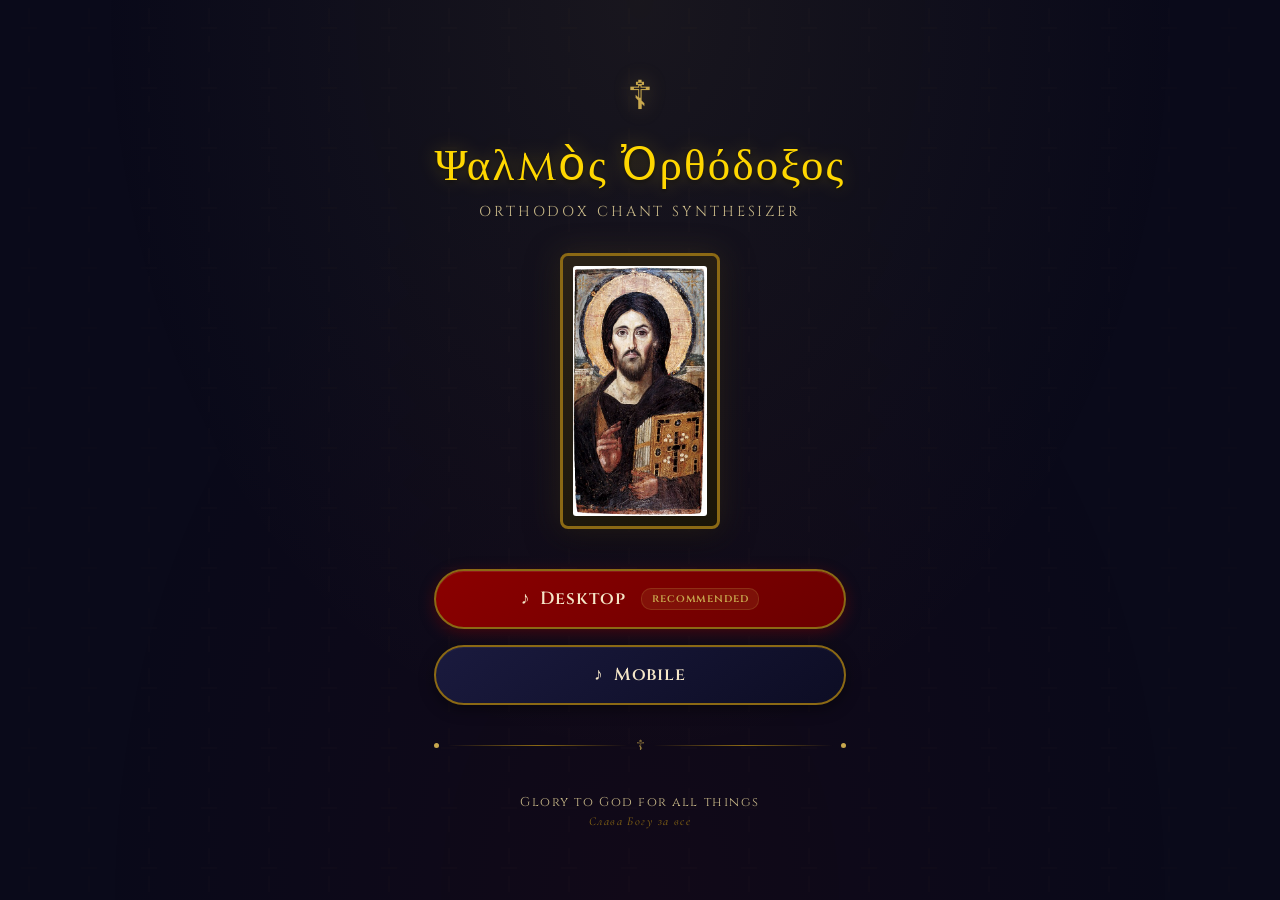
<file: index.html>
<!DOCTYPE html>
<html lang="en">
<head>
    <meta charset="UTF-8">
    <meta name="viewport" content="width=device-width, initial-scale=1.0">
    <title>Ψαλμὸς Ὀρθόδοξος — Orthodox Chant Synthesizer</title>
    <link rel="preconnect" href="https://fonts.googleapis.com">
    <link rel="preconnect" href="https://fonts.gstatic.com" crossorigin>
    <link href="https://fonts.googleapis.com/css2?family=Uncial+Antiqua&family=Cinzel:wght@400;600;700&family=Cormorant+Garamond:ital,wght@0,400;0,600;1,400&display=swap" rel="stylesheet">
    <style>
        :root {
            --gold: #c8a84e;
            --gold-bright: #ffd700;
            --gold-dark: #8b6914;
            --crimson: #8b0000;
            --parchment: #f5e6c8;
            --text-gold: #e8d5a0;
            --text-light: #c8b888;
            --bg-dark: #0a0a1a;
        }
        * { margin: 0; padding: 0; box-sizing: border-box; }
        body {
            font-family: 'Cormorant Garamond', Georgia, serif;
            background: var(--bg-dark);
            color: var(--text-gold);
            min-height: 100vh;
            display: flex;
            flex-direction: column;
            align-items: center;
            justify-content: center;
            text-align: center;
            padding: 2rem;
        }
        body::before {
            content: '';
            position: fixed;
            inset: 0;
            background:
                radial-gradient(ellipse at 50% 0%, rgba(200, 168, 78, 0.08) 0%, transparent 60%),
                radial-gradient(ellipse at 50% 100%, rgba(139, 0, 0, 0.06) 0%, transparent 60%);
            pointer-events: none;
        }
        body::after {
            content: '';
            position: fixed;
            inset: 0;
            background-image:
                url("data:image/svg+xml,%3Csvg xmlns='http://www.w3.org/2000/svg' width='60' height='60' viewBox='0 0 60 60'%3E%3Cpath d='M29 8v16M29 36v16M21 28h16' stroke='%23c8a84e' stroke-width='0.3' opacity='0.08'/%3E%3C/svg%3E");
            pointer-events: none;
        }
        .content {
            position: relative;
            z-index: 1;
            max-width: 500px;
        }
        .cross { font-size: 2.5rem; color: var(--gold); text-shadow: 0 0 20px rgba(200, 168, 78, 0.4); }
        h1 {
            font-family: 'Uncial Antiqua', 'Cinzel', serif;
            font-size: clamp(1.6rem, 5vw, 2.8rem);
            font-weight: 400;
            color: var(--gold-bright);
            text-shadow: 0 0 20px rgba(255, 215, 0, 0.3), 0 2px 4px rgba(0, 0, 0, 0.5);
            letter-spacing: 0.05em;
            margin: 1rem 0 0.3rem;
        }
        .subtitle {
            font-family: 'Cinzel', serif;
            font-size: 0.9rem;
            color: var(--text-light);
            letter-spacing: 0.2em;
            text-transform: uppercase;
            margin-bottom: 2rem;
        }
        .icon-frame {
            width: 160px;
            margin: 0 auto 2.5rem;
            padding: 10px;
            background: linear-gradient(145deg, #2a2218, #1a1508);
            border: 3px solid var(--gold-dark);
            border-radius: 8px;
            box-shadow: 0 0 30px rgba(200, 168, 78, 0.15), 0 8px 32px rgba(0, 0, 0, 0.5);
            overflow: hidden;
        }
        .icon-frame img {
            width: 100%;
            height: auto;
            display: block;
            border-radius: 3px;
            filter: saturate(0.85) contrast(1.05);
        }
        .links {
            display: flex;
            flex-direction: column;
            gap: 1rem;
            width: 100%;
        }
        a.btn {
            font-family: 'Cinzel', serif;
            font-size: 1.1rem;
            font-weight: 600;
            color: var(--parchment);
            text-decoration: none;
            padding: 1rem 2rem;
            border-radius: 50px;
            border: 2px solid var(--gold-dark);
            display: flex;
            align-items: center;
            justify-content: center;
            gap: 0.7rem;
            transition: all 0.3s ease;
            letter-spacing: 0.05em;
        }
        a.btn:active { transform: scale(0.97); }
        a.btn.primary {
            background: linear-gradient(145deg, var(--crimson), #6b0000);
            box-shadow: 0 4px 15px rgba(139, 0, 0, 0.4), inset 0 1px 0 rgba(255, 255, 255, 0.1);
        }
        a.btn.primary:hover {
            background: linear-gradient(145deg, #a52a2a, #8b0000);
            border-color: var(--gold);
            box-shadow: 0 4px 20px rgba(139, 0, 0, 0.6), 0 0 20px rgba(200, 168, 78, 0.2);
        }
        a.btn.secondary {
            background: linear-gradient(145deg, #1a1a3e, #0d0d24);
            box-shadow: 0 4px 15px rgba(0, 0, 0, 0.4), inset 0 1px 0 rgba(255, 255, 255, 0.05);
        }
        a.btn.secondary:hover {
            background: linear-gradient(145deg, #2a2a5e, #1a1a3e);
            border-color: var(--gold);
            box-shadow: 0 4px 20px rgba(26, 26, 62, 0.6), 0 0 20px rgba(200, 168, 78, 0.15);
        }
        .btn-label {
            font-family: 'Cormorant Garamond', serif;
            font-size: 0.8rem;
            color: var(--text-light);
            font-weight: 400;
            letter-spacing: 0.05em;
        }
        .recommended {
            font-size: 0.7rem;
            color: var(--gold);
            background: rgba(200, 168, 78, 0.1);
            padding: 0.15rem 0.6rem;
            border-radius: 10px;
            border: 1px solid rgba(200, 168, 78, 0.2);
            margin-left: 0.3rem;
        }
        .ornament-line {
            display: flex;
            align-items: center;
            gap: 0.5rem;
            margin: 2rem 0 1.5rem;
            width: 100%;
        }
        .ornament-dot {
            width: 5px; height: 5px;
            background: var(--gold);
            border-radius: 50%;
            flex-shrink: 0;
        }
        .ornament-rule {
            flex: 1; height: 1px;
            background: linear-gradient(90deg, transparent, var(--gold-dark), transparent);
        }
        .ornament-cross {
            color: var(--gold);
            font-size: 0.9rem;
            opacity: 0.7;
        }
        footer {
            margin-top: 2.5rem;
        }
        footer p {
            font-family: 'Cinzel', serif;
            font-size: 0.8rem;
            color: var(--text-light);
            letter-spacing: 0.12em;
        }
        footer .slavonic {
            font-family: 'Cormorant Garamond', serif;
            font-style: italic;
            font-size: 0.75rem;
            color: var(--gold-dark);
            margin-top: 0.2rem;
        }
    </style>
</head>
<body>
    <div class="content">
        <div class="cross">&#x2626;</div>
        <h1>&#x03A8;&#x03B1;&#x03BB;&#x03BC;&#x1F78;&#x03C2; &#x1F48;&#x03C1;&#x03B8;&#x03CC;&#x03B4;&#x03BF;&#x03BE;&#x03BF;&#x03C2;</h1>
        <p class="subtitle">Orthodox Chant Synthesizer</p>

        <div class="icon-frame">
            <img src="pantocrator.jpg" alt="Christ Pantocrator — 6th century icon, Sinai">
        </div>

        <div class="links" id="links">
            <a class="btn primary" href="orthodox_chant_mobile.html" id="mobileLink">
                &#x266A;&ensp;Mobile
            </a>
            <a class="btn secondary" href="desktop.html" id="desktopLink">
                &#x266A;&ensp;Desktop
            </a>
        </div>

        <div class="ornament-line">
            <span class="ornament-dot"></span>
            <span class="ornament-rule"></span>
            <span class="ornament-cross">&#x2626;</span>
            <span class="ornament-rule"></span>
            <span class="ornament-dot"></span>
        </div>

        <footer>
            <p>Glory to God for all things</p>
            <p class="slavonic">&#x0421;&#x043B;&#x0430;&#x0432;&#x0430; &#x0411;&#x043E;&#x0433;&#x0443; &#x0437;&#x0430; &#x0432;&#x0441;&#x0435;</p>
        </footer>
    </div>

    <script>
        // Detect mobile and highlight the recommended version
        var isMobile = /iPhone|iPad|iPod|Android/i.test(navigator.userAgent) ||
                       (navigator.maxTouchPoints > 1 && window.innerWidth < 768);

        var mobileLink = document.getElementById('mobileLink');
        var desktopLink = document.getElementById('desktopLink');

        if (isMobile) {
            mobileLink.innerHTML = '&#x266A;&ensp;Mobile <span class="recommended">recommended</span>';
            // Put recommended first (it already is)
        } else {
            desktopLink.classList.remove('secondary');
            desktopLink.classList.add('primary');
            mobileLink.classList.remove('primary');
            mobileLink.classList.add('secondary');
            desktopLink.innerHTML = '&#x266A;&ensp;Desktop <span class="recommended">recommended</span>';
            // Reorder: desktop first
            document.getElementById('links').prepend(desktopLink);
        }
    </script>
</body>
</html>
</file>
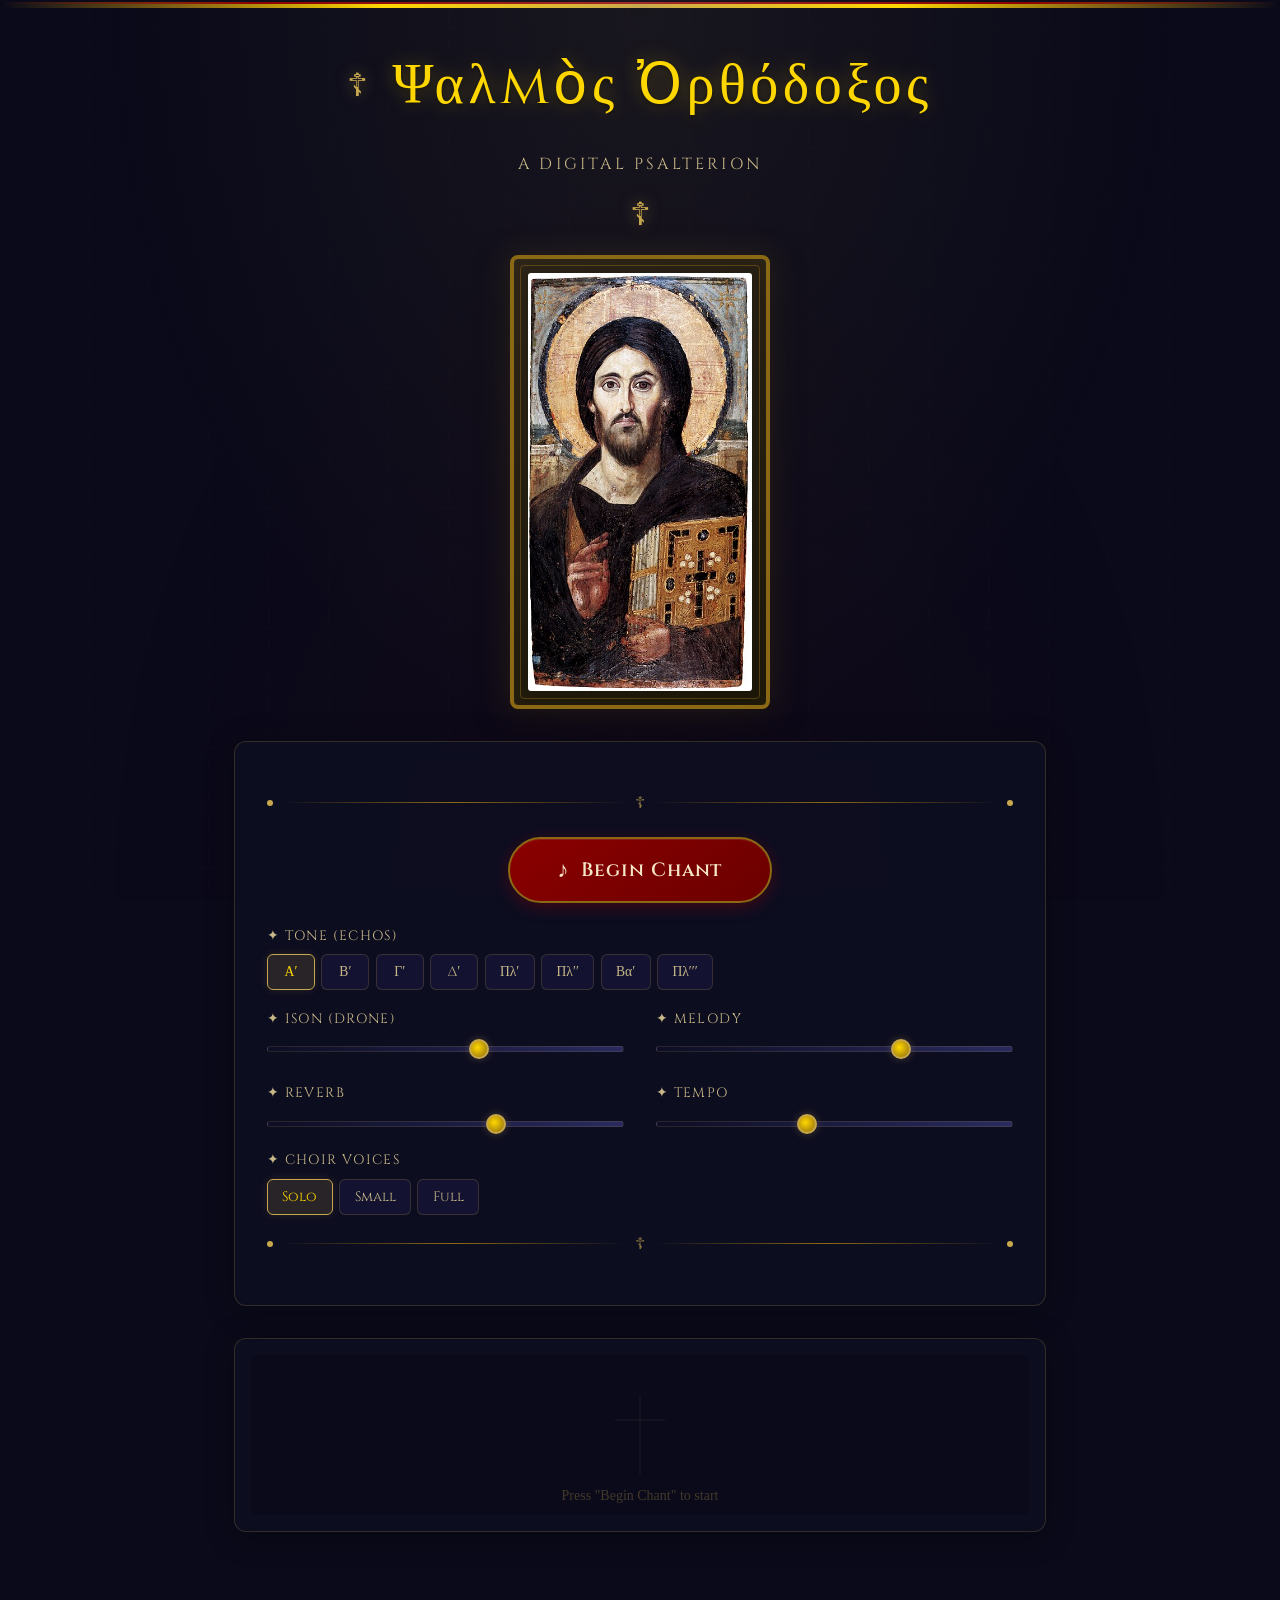
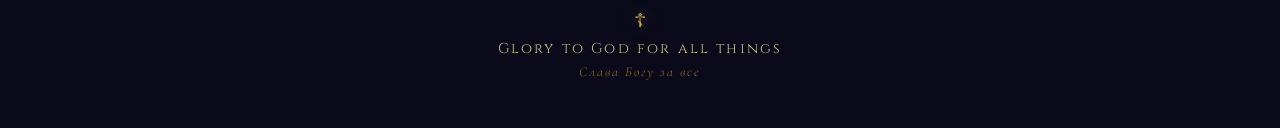
<file: desktop.html>
<!DOCTYPE html>
<html lang="en">
<head>
    <meta charset="UTF-8">
    <meta name="viewport" content="width=device-width, initial-scale=1.0">
    <title>Ψαλμὸς Ὀρθόδοξος — Orthodox Chant Synthesizer</title>
    <link rel="preconnect" href="https://fonts.googleapis.com">
    <link rel="preconnect" href="https://fonts.gstatic.com" crossorigin>
    <link href="https://fonts.googleapis.com/css2?family=Uncial+Antiqua&family=Cinzel:wght@400;600;700&family=Cormorant+Garamond:ital,wght@0,400;0,600;1,400&display=swap" rel="stylesheet">
    <link rel="stylesheet" href="style.css">
</head>
<body>
    <div class="icon-border-top"></div>
    <div class="incense-container" id="incenseContainer"></div>

    <header>
        <div class="cross-ornament">&#x2626;</div>
        <h1>&#x03A8;&#x03B1;&#x03BB;&#x03BC;&#x1F78;&#x03C2; &#x1F48;&#x03C1;&#x03B8;&#x03CC;&#x03B4;&#x03BF;&#x03BE;&#x03BF;&#x03C2;</h1>
        <p class="subtitle">A Digital Psalterion</p>
        <div class="cross-ornament">&#x2626;</div>
    </header>

    <main>
        <!-- Central Icon -->
        <div class="icon-frame" id="mainIcon">
            <img class="orthodox-icon" src="pantocrator.jpg"
                 alt="Christ Pantocrator — 6th century icon, Saint Catherine's Monastery, Sinai">
            <div class="icon-glow"></div>
        </div>

        <!-- Transport Controls -->
        <div class="controls-panel">
            <div class="ornament-line">
                <span class="ornament-dot"></span>
                <span class="ornament-rule"></span>
                <span class="ornament-cross">&#x2626;</span>
                <span class="ornament-rule"></span>
                <span class="ornament-dot"></span>
            </div>

            <div class="transport">
                <button class="btn-chant" id="btnChant" onclick="toggleChant()">
                    <span class="btn-icon">&#x266A;</span>
                    <span class="btn-text">Begin Chant</span>
                </button>
            </div>

            <!-- Mode Selector -->
            <div class="control-group">
                <label class="control-label">&#x2726; Tone (Echos)</label>
                <div class="mode-selector">
                    <button class="mode-btn active" data-mode="1" onclick="setMode(1)">&#x0391;&#x2032;</button>
                    <button class="mode-btn" data-mode="2" onclick="setMode(2)">&#x0392;&#x2032;</button>
                    <button class="mode-btn" data-mode="3" onclick="setMode(3)">&#x0393;&#x2032;</button>
                    <button class="mode-btn" data-mode="4" onclick="setMode(4)">&#x0394;&#x2032;</button>
                    <button class="mode-btn" data-mode="5" onclick="setMode(5)">&#x03A0;&#x03BB;&#x2032;</button>
                    <button class="mode-btn" data-mode="6" onclick="setMode(6)">&#x03A0;&#x03BB;&#x2032;&#x2032;</button>
                    <button class="mode-btn" data-mode="7" onclick="setMode(7)">&#x0392;&#x03B1;&#x2032;</button>
                    <button class="mode-btn" data-mode="8" onclick="setMode(8)">&#x03A0;&#x03BB;&#x2032;&#x2032;&#x2032;</button>
                </div>
            </div>

            <!-- Sliders -->
            <div class="sliders-grid">
                <div class="control-group">
                    <label class="control-label">&#x2726; Ison (Drone)</label>
                    <input type="range" class="slider" id="droneVol" min="0" max="100" value="60" oninput="updateDrone()">
                </div>
                <div class="control-group">
                    <label class="control-label">&#x2726; Melody</label>
                    <input type="range" class="slider" id="melodyVol" min="0" max="100" value="70" oninput="updateMelody()">
                </div>
                <div class="control-group">
                    <label class="control-label">&#x2726; Reverb</label>
                    <input type="range" class="slider" id="reverbMix" min="0" max="100" value="65" oninput="updateReverb()">
                </div>
                <div class="control-group">
                    <label class="control-label">&#x2726; Tempo</label>
                    <input type="range" class="slider" id="tempoSlider" min="30" max="90" value="55" oninput="updateTempo()">
                </div>
            </div>

            <!-- Choir Size -->
            <div class="control-group">
                <label class="control-label">&#x2726; Choir Voices</label>
                <div class="mode-selector">
                    <button class="choir-btn active" data-voices="1" onclick="setVoices(1)">Solo</button>
                    <button class="choir-btn" data-voices="3" onclick="setVoices(3)">Small</button>
                    <button class="choir-btn" data-voices="6" onclick="setVoices(6)">Full</button>
                </div>
            </div>

            <div class="ornament-line">
                <span class="ornament-dot"></span>
                <span class="ornament-rule"></span>
                <span class="ornament-cross">&#x2626;</span>
                <span class="ornament-rule"></span>
                <span class="ornament-dot"></span>
            </div>
        </div>

        <!-- Visualization -->
        <div class="visualization-frame">
            <canvas id="vizCanvas" width="800" height="200"></canvas>
        </div>
    </main>

    <footer>
        <div class="cross-ornament small">&#x2626;</div>
        <p>Glory to God for all things</p>
        <p class="slavonic">&#x0421;&#x043B;&#x0430;&#x0432;&#x0430; &#x0411;&#x043E;&#x0433;&#x0443; &#x0437;&#x0430; &#x0432;&#x0441;&#x0435;</p>
    </footer>

    <script src="chant-engine.js"></script>
    <script src="app.js"></script>
</body>
</html>
</file>
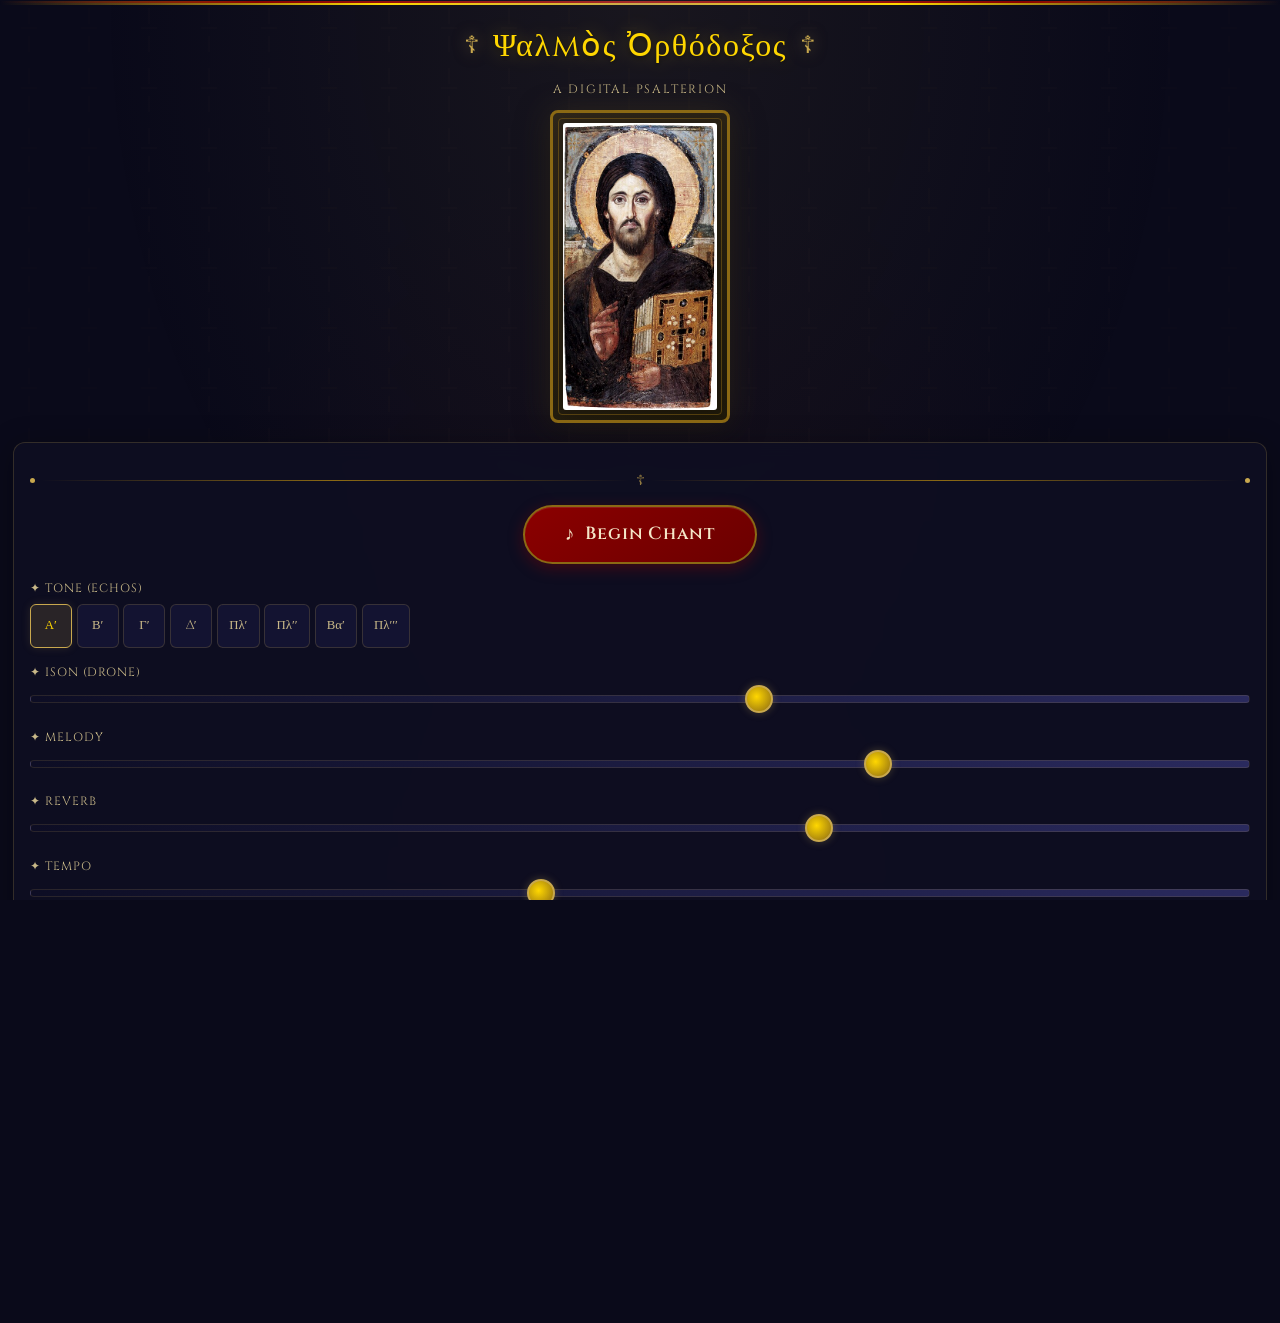
<file: orthodox_chant_mobile.html>
<!DOCTYPE html>
<html lang="en">
<head>
<meta charset="UTF-8">
<meta name="viewport" content="width=device-width, initial-scale=1.0, maximum-scale=1.0, user-scalable=no, viewport-fit=cover">
<meta name="apple-mobile-web-app-capable" content="yes">
<meta name="apple-mobile-web-app-status-bar-style" content="black-translucent">
<meta name="apple-mobile-web-app-title" content="Ψαλμὸς">
<title>Ψαλμὸς Ὀρθόδοξος</title>
<link rel="preconnect" href="https://fonts.googleapis.com">
<link rel="preconnect" href="https://fonts.gstatic.com" crossorigin>
<link href="https://fonts.googleapis.com/css2?family=Uncial+Antiqua&family=Cinzel:wght@400;600;700&family=Cormorant+Garamond:ital,wght@0,400;0,600;1,400&display=swap" rel="stylesheet">
<style>
:root {
    --gold: #c8a84e;
    --gold-bright: #ffd700;
    --gold-dark: #8b6914;
    --crimson: #8b0000;
    --crimson-light: #a52a2a;
    --navy: #1a1a3e;
    --navy-deep: #0d0d24;
    --navy-light: #2a2a5e;
    --parchment: #f5e6c8;
    --text-gold: #e8d5a0;
    --text-light: #c8b888;
    --bg-dark: #0a0a1a;
    --bg-panel: rgba(15, 15, 35, 0.85);
    --safe-top: env(safe-area-inset-top);
    --safe-bottom: env(safe-area-inset-bottom);
}

* { margin: 0; padding: 0; box-sizing: border-box; }

html, body {
    height: 100%;
    overflow-x: hidden;
    -webkit-overflow-scrolling: touch;
}

body {
    font-family: 'Cormorant Garamond', Georgia, serif;
    background: var(--bg-dark);
    color: var(--text-gold);
    min-height: 100vh;
    min-height: -webkit-fill-available;
    padding-top: var(--safe-top);
    padding-bottom: var(--safe-bottom);
    -webkit-tap-highlight-color: transparent;
    -webkit-touch-callout: none;
    user-select: none;
    -webkit-user-select: none;
}

body::before {
    content: '';
    position: fixed;
    inset: 0;
    background:
        radial-gradient(ellipse at 50% 0%, rgba(200, 168, 78, 0.08) 0%, transparent 60%),
        radial-gradient(ellipse at 50% 100%, rgba(139, 0, 0, 0.06) 0%, transparent 60%);
    pointer-events: none;
    z-index: 0;
}

body::after {
    content: '';
    position: fixed;
    inset: 0;
    background-image:
        url("data:image/svg+xml,%3Csvg xmlns='http://www.w3.org/2000/svg' width='60' height='60' viewBox='0 0 60 60'%3E%3Cpath d='M29 8v16M29 36v16M21 28h16' stroke='%23c8a84e' stroke-width='0.3' opacity='0.08'/%3E%3C/svg%3E");
    pointer-events: none;
    z-index: 0;
}

.icon-border-top {
    height: 4px;
    background: linear-gradient(90deg, transparent 0%, var(--gold-dark) 15%, var(--gold-bright) 30%, var(--gold) 50%, var(--gold-bright) 70%, var(--gold-dark) 85%, transparent 100%);
    position: relative;
    z-index: 10;
}
.icon-border-top::after {
    content: '';
    display: block;
    height: 2px;
    margin-top: 1px;
    background: linear-gradient(90deg, transparent 0%, var(--crimson) 20%, var(--crimson-light) 50%, var(--crimson) 80%, transparent 100%);
}

.incense-container {
    position: fixed;
    inset: 0;
    pointer-events: none;
    z-index: 1;
    overflow: hidden;
}
.smoke-particle {
    position: absolute;
    width: 4px;
    height: 4px;
    background: radial-gradient(circle, rgba(200, 168, 78, 0.3), transparent);
    border-radius: 50%;
    animation: smokeRise linear forwards;
}
@keyframes smokeRise {
    0% { opacity: 0; transform: translateY(0) translateX(0) scale(1); }
    20% { opacity: 0.4; }
    100% { opacity: 0; transform: translateY(-400px) translateX(var(--drift)) scale(8); }
}

header {
    text-align: center;
    padding: 1.2rem 0.8rem 0.8rem;
    position: relative;
    z-index: 5;
    display: flex;
    align-items: center;
    justify-content: center;
    gap: 0.8rem;
    flex-wrap: wrap;
}
.cross-ornament {
    font-size: 1.5rem;
    color: var(--gold);
    text-shadow: 0 0 15px rgba(200, 168, 78, 0.5);
    line-height: 1;
}
.cross-ornament.small { font-size: 1rem; }
h1 {
    font-family: 'Uncial Antiqua', 'Cinzel', serif;
    font-size: clamp(1.4rem, 6vw, 2rem);
    font-weight: 400;
    color: var(--gold-bright);
    text-shadow: 0 0 20px rgba(255, 215, 0, 0.3), 0 2px 4px rgba(0, 0, 0, 0.5);
    letter-spacing: 0.05em;
}
.subtitle {
    font-family: 'Cinzel', serif;
    font-size: 0.75rem;
    color: var(--text-light);
    letter-spacing: 0.15em;
    text-transform: uppercase;
    flex-basis: 100%;
}

main {
    max-width: 100%;
    margin: 0 auto;
    padding: 0 0.8rem 2rem;
    position: relative;
    z-index: 5;
}

/* Icon */
.icon-frame {
    width: 180px;
    margin: 0 auto 1.2rem;
    padding: 10px;
    background: linear-gradient(145deg, #2a2218, #1a1508);
    border: 3px solid var(--gold-dark);
    border-radius: 8px;
    box-shadow: 0 0 30px rgba(200, 168, 78, 0.15), inset 0 0 20px rgba(200, 168, 78, 0.05), 0 8px 32px rgba(0, 0, 0, 0.5);
    position: relative;
    overflow: hidden;
    transition: box-shadow 0.5s ease;
}
.icon-frame.active {
    box-shadow: 0 0 60px rgba(255, 215, 0, 0.35), inset 0 0 30px rgba(200, 168, 78, 0.1), 0 8px 32px rgba(0, 0, 0, 0.5);
    border-color: var(--gold-bright);
}
.icon-frame.active .icon-glow { opacity: 1; }
.icon-frame::before {
    content: '';
    position: absolute;
    inset: 5px;
    border: 1px solid var(--gold-dark);
    border-radius: 4px;
    opacity: 0.5;
    pointer-events: none;
    z-index: 2;
}
.orthodox-icon {
    width: 100%;
    height: auto;
    display: block;
    border-radius: 3px;
    filter: saturate(0.85) contrast(1.05);
    position: relative;
    z-index: 1;
}
.icon-glow {
    position: absolute;
    inset: 0;
    background: radial-gradient(ellipse at 50% 30%, rgba(255, 215, 0, 0.12), transparent 70%);
    pointer-events: none;
    opacity: 0;
    transition: opacity 1.5s ease;
    z-index: 2;
}

/* Controls */
.controls-panel {
    background: var(--bg-panel);
    border: 1px solid rgba(200, 168, 78, 0.2);
    border-radius: 12px;
    padding: 1rem;
    margin-bottom: 1rem;
    backdrop-filter: blur(10px);
    -webkit-backdrop-filter: blur(10px);
    box-shadow: 0 4px 30px rgba(0, 0, 0, 0.3);
}

.ornament-line {
    display: flex;
    align-items: center;
    gap: 0.4rem;
    margin: 0.8rem 0;
}
.ornament-dot {
    width: 5px;
    height: 5px;
    background: var(--gold);
    border-radius: 50%;
    flex-shrink: 0;
}
.ornament-rule {
    flex: 1;
    height: 1px;
    background: linear-gradient(90deg, transparent, var(--gold-dark), transparent);
}
.ornament-cross {
    color: var(--gold);
    font-size: 0.9rem;
    flex-shrink: 0;
    opacity: 0.7;
}

.transport {
    display: flex;
    justify-content: center;
    margin: 1rem 0;
}
.btn-chant {
    font-family: 'Cinzel', serif;
    font-size: 1.1rem;
    font-weight: 600;
    color: var(--parchment);
    background: linear-gradient(145deg, var(--crimson), #6b0000);
    border: 2px solid var(--gold-dark);
    border-radius: 50px;
    padding: 0.9rem 2.5rem;
    cursor: pointer;
    transition: all 0.3s ease;
    display: flex;
    align-items: center;
    gap: 0.6rem;
    box-shadow: 0 4px 15px rgba(139, 0, 0, 0.4), inset 0 1px 0 rgba(255, 255, 255, 0.1);
    letter-spacing: 0.05em;
    -webkit-tap-highlight-color: transparent;
}
.btn-chant:active { transform: scale(0.97); }
.btn-chant.playing {
    background: linear-gradient(145deg, #006400, #004d00);
    border-color: var(--gold-bright);
    box-shadow: 0 4px 20px rgba(0, 100, 0, 0.4), 0 0 30px rgba(255, 215, 0, 0.15);
    animation: glowPulse 3s ease-in-out infinite;
}
@keyframes glowPulse {
    0%, 100% { box-shadow: 0 4px 20px rgba(0, 100, 0, 0.4), 0 0 20px rgba(255, 215, 0, 0.1); }
    50% { box-shadow: 0 4px 25px rgba(0, 100, 0, 0.6), 0 0 35px rgba(255, 215, 0, 0.25); }
}
.btn-icon { font-size: 1.2rem; }

.control-label {
    display: block;
    font-family: 'Cinzel', serif;
    font-size: 0.75rem;
    color: var(--text-light);
    letter-spacing: 0.08em;
    margin-bottom: 0.5rem;
    text-transform: uppercase;
}
.control-group { margin-bottom: 1rem; }

.mode-selector {
    display: flex;
    gap: 0.3rem;
    flex-wrap: wrap;
}
.mode-btn, .choir-btn {
    font-family: 'Cinzel', serif;
    font-size: 0.8rem;
    color: var(--text-light);
    background: rgba(26, 26, 62, 0.6);
    border: 1px solid rgba(200, 168, 78, 0.2);
    border-radius: 6px;
    padding: 0.55rem 0.7rem;
    cursor: pointer;
    transition: all 0.2s ease;
    min-width: 42px;
    min-height: 44px;
    text-align: center;
    display: flex;
    align-items: center;
    justify-content: center;
    -webkit-tap-highlight-color: transparent;
}
.mode-btn.active, .choir-btn.active {
    color: var(--gold-bright);
    background: rgba(200, 168, 78, 0.15);
    border-color: var(--gold);
    box-shadow: 0 0 10px rgba(200, 168, 78, 0.15);
}

.sliders-grid {
    display: grid;
    grid-template-columns: 1fr;
    gap: 0.3rem;
}

.slider {
    -webkit-appearance: none;
    appearance: none;
    width: 100%;
    height: 8px;
    background: linear-gradient(90deg, var(--navy-deep), var(--navy-light));
    border-radius: 4px;
    outline: none;
    border: 1px solid rgba(200, 168, 78, 0.15);
}
.slider::-webkit-slider-thumb {
    -webkit-appearance: none;
    appearance: none;
    width: 28px;
    height: 28px;
    background: radial-gradient(circle at 40% 40%, var(--gold-bright), var(--gold-dark));
    border-radius: 50%;
    cursor: pointer;
    border: 2px solid var(--gold);
    box-shadow: 0 0 8px rgba(200, 168, 78, 0.3);
}

/* Visualization */
.visualization-frame {
    background: var(--bg-panel);
    border: 1px solid rgba(200, 168, 78, 0.2);
    border-radius: 12px;
    padding: 0.6rem;
    overflow: hidden;
    box-shadow: 0 4px 30px rgba(0, 0, 0, 0.3);
}
#vizCanvas {
    width: 100%;
    height: 100px;
    display: block;
    border-radius: 6px;
}

footer {
    text-align: center;
    padding: 1.5rem 0.8rem calc(1.5rem + var(--safe-bottom));
    position: relative;
    z-index: 5;
}
footer p {
    font-family: 'Cinzel', serif;
    font-size: 0.8rem;
    color: var(--text-light);
    letter-spacing: 0.12em;
    margin-top: 0.4rem;
}
footer .slavonic {
    font-family: 'Cormorant Garamond', serif;
    font-style: italic;
    font-size: 0.75rem;
    color: var(--gold-dark);
    margin-top: 0.2rem;
}

::selection {
    background: rgba(200, 168, 78, 0.3);
    color: var(--parchment);
}
</style>
</head>
<body>
<div class="icon-border-top"></div>
<div class="incense-container" id="incenseContainer"></div>

<header>
    <div class="cross-ornament">&#x2626;</div>
    <h1>&#x03A8;&#x03B1;&#x03BB;&#x03BC;&#x1F78;&#x03C2; &#x1F48;&#x03C1;&#x03B8;&#x03CC;&#x03B4;&#x03BF;&#x03BE;&#x03BF;&#x03C2;</h1>
    <div class="cross-ornament">&#x2626;</div>
    <p class="subtitle">A Digital Psalterion</p>
</header>

<main>
    <div class="icon-frame" id="mainIcon">
        <img class="orthodox-icon" id="iconImg" alt="Christ Pantocrator — 6th century icon, Sinai">
        <div class="icon-glow"></div>
    </div>

    <div class="controls-panel">
        <div class="ornament-line">
            <span class="ornament-dot"></span>
            <span class="ornament-rule"></span>
            <span class="ornament-cross">&#x2626;</span>
            <span class="ornament-rule"></span>
            <span class="ornament-dot"></span>
        </div>

        <div class="transport">
            <button class="btn-chant" id="btnChant">
                <span class="btn-icon" id="btnIcon">&#x266A;</span>
                <span class="btn-text" id="btnText">Begin Chant</span>
            </button>
        </div>

        <div class="control-group">
            <label class="control-label">&#x2726; Tone (Echos)</label>
            <div class="mode-selector" id="modeSelector">
                <button class="mode-btn active" data-mode="1">&#x0391;&#x2032;</button>
                <button class="mode-btn" data-mode="2">&#x0392;&#x2032;</button>
                <button class="mode-btn" data-mode="3">&#x0393;&#x2032;</button>
                <button class="mode-btn" data-mode="4">&#x0394;&#x2032;</button>
                <button class="mode-btn" data-mode="5">&#x03A0;&#x03BB;&#x2032;</button>
                <button class="mode-btn" data-mode="6">&#x03A0;&#x03BB;&#x2032;&#x2032;</button>
                <button class="mode-btn" data-mode="7">&#x0392;&#x03B1;&#x2032;</button>
                <button class="mode-btn" data-mode="8">&#x03A0;&#x03BB;&#x2032;&#x2032;&#x2032;</button>
            </div>
        </div>

        <div class="sliders-grid">
            <div class="control-group">
                <label class="control-label">&#x2726; Ison (Drone)</label>
                <input type="range" class="slider" id="droneVol" min="0" max="100" value="60">
            </div>
            <div class="control-group">
                <label class="control-label">&#x2726; Melody</label>
                <input type="range" class="slider" id="melodyVol" min="0" max="100" value="70">
            </div>
            <div class="control-group">
                <label class="control-label">&#x2726; Reverb</label>
                <input type="range" class="slider" id="reverbMix" min="0" max="100" value="65">
            </div>
            <div class="control-group">
                <label class="control-label">&#x2726; Tempo</label>
                <input type="range" class="slider" id="tempoSlider" min="30" max="90" value="55">
            </div>
        </div>

        <div class="control-group">
            <label class="control-label">&#x2726; Choir Voices</label>
            <div class="mode-selector" id="choirSelector">
                <button class="choir-btn active" data-voices="1">Solo</button>
                <button class="choir-btn" data-voices="3">Small</button>
                <button class="choir-btn" data-voices="6">Full</button>
            </div>
        </div>

        <div class="ornament-line">
            <span class="ornament-dot"></span>
            <span class="ornament-rule"></span>
            <span class="ornament-cross">&#x2626;</span>
            <span class="ornament-rule"></span>
            <span class="ornament-dot"></span>
        </div>
    </div>

    <div class="visualization-frame">
        <canvas id="vizCanvas"></canvas>
    </div>
</main>

<footer>
    <div class="cross-ornament small">&#x2626;</div>
    <p>Glory to God for all things</p>
    <p class="slavonic">&#x0421;&#x043B;&#x0430;&#x0432;&#x0430; &#x0411;&#x043E;&#x0433;&#x0443; &#x0437;&#x0430; &#x0432;&#x0441;&#x0435;</p>
</footer>

<script>
var ICON_DATA='[data-uri]';

// === Chant Engine (Pure Sine, Ephemeral) ===

class ChantEngine {
    constructor() {
        this.ctx = null;
        this.isPlaying = false;
        this.currentMode = 1;
        this.numVoices = 1;
        this.tempo = 55;
        this.droneVolume = 0.6;
        this.melodyVolume = 0.7;
        this.reverbMix = 0.65;
        this.droneNodes = [];
        this.melodyTimeout = null;
        this.melodyNodes = [];
        this.masterGain = null;
        this.droneGain = null;
        this.melodyGain = null;
        this.reverbGain = null;
        this.dryGain = null;
        this.convolver = null;
        this.analyser = null;
        this.basePitch = 110;
        this.echoi = {
            1: { intervals: [0,200,400,500,700,900,1100,1200], melodicPattern: [0,2,4,3,2,4,5,4,3,2,1,0], finalis: 0 },
            2: { intervals: [0,100,400,500,700,800,1100,1200], melodicPattern: [0,1,2,3,4,3,2,1,2,3,2,1,0], finalis: 0 },
            3: { intervals: [0,150,350,500,700,850,1050,1200], melodicPattern: [0,2,3,4,5,4,3,4,3,2,1,0], finalis: 0 },
            4: { intervals: [0,200,350,500,700,900,1050,1200], melodicPattern: [4,3,2,3,4,5,4,3,2,1,0,1,2,0], finalis: 0 },
            5: { intervals: [0,200,400,500,700,900,1100,1200], melodicPattern: [0,1,2,1,0,1,2,3,2,1,0], finalis: 0 },
            6: { intervals: [0,100,400,500,700,800,1100,1200], melodicPattern: [0,1,2,1,0,1,3,2,1,0], finalis: 0 },
            7: { intervals: [0,200,300,500,700,800,1000,1200], melodicPattern: [0,2,3,4,3,2,3,4,5,4,3,2,1,0], finalis: 0 },
            8: { intervals: [0,200,400,500,700,900,1000,1200], melodicPattern: [0,2,4,5,4,2,3,4,3,2,1,0], finalis: 0 }
        };
        this.melodyPosition = 0;
    }

    async init() {
        if (this.ctx) return;
        this.ctx = new (window.AudioContext || window.webkitAudioContext)();

        // iOS requires resume inside a user gesture — handled by caller
        this.masterGain = this.ctx.createGain();
        this.masterGain.gain.value = 0.7;
        this.masterGain.connect(this.ctx.destination);

        this.analyser = this.ctx.createAnalyser();
        this.analyser.fftSize = 1024; // Smaller for mobile perf
        this.analyser.smoothingTimeConstant = 0.9;
        this.masterGain.connect(this.analyser);

        await this.createReverb();

        this.droneGain = this.ctx.createGain();
        this.droneGain.gain.value = this.droneVolume;
        this.melodyGain = this.ctx.createGain();
        this.melodyGain.gain.value = this.melodyVolume;
        this.dryGain = this.ctx.createGain();
        this.dryGain.gain.value = 1 - this.reverbMix;
        this.reverbGain = this.ctx.createGain();
        this.reverbGain.gain.value = this.reverbMix;

        this.droneGain.connect(this.dryGain);
        this.droneGain.connect(this.convolver);
        this.melodyGain.connect(this.dryGain);
        this.melodyGain.connect(this.convolver);
        this.dryGain.connect(this.masterGain);
        this.reverbGain.connect(this.masterGain);
        this.convolver.connect(this.reverbGain);
    }

    async createReverb() {
        var sr = this.ctx.sampleRate;
        // 4s reverb on mobile (saves memory vs 6s)
        var len = sr * 4;
        var impulse = this.ctx.createBuffer(2, len, sr);
        for (var ch = 0; ch < 2; ch++) {
            var d = impulse.getChannelData(ch);
            for (var i = 0; i < len; i++) {
                var t = i / sr;
                var env = Math.exp(-t * 0.8) * 0.3 + Math.exp(-t * 0.35) * 0.4 + Math.exp(-t * 0.18) * 0.2;
                d[i] = (Math.random() * 2 - 1) * env;
                if (i < sr * 0.12) {
                    var refs = [0.008, 0.019, 0.031, 0.048, 0.067, 0.089];
                    for (var r = 0; r < refs.length; r++) {
                        if (i === Math.floor(refs[r] * sr)) d[i] += (Math.random() * 2 - 1) * 0.25;
                    }
                }
            }
        }
        this.convolver = this.ctx.createConvolver();
        this.convolver.buffer = impulse;
    }

    centsToFreq(base, cents) { return base * Math.pow(2, cents / 1200); }

    startDrone() {
        this.stopDrone();
        var mode = this.echoi[this.currentMode];
        var droneFreq = this.centsToFreq(this.basePitch, mode.intervals[mode.finalis]);
        var volTable = [0.18, 0.14, 0.12, 0.10, 0.09, 0.08];

        for (var v = 0; v < this.numVoices; v++) {
            var detuneCents = (v - (this.numVoices - 1) / 2) * 12 + (Math.random() - 0.5) * 6;
            var baseVol = volTable[Math.min(v, volTable.length - 1)];
            var partials = [
                { ratio: 1.0, vol: 1.0 },
                { ratio: 0.5, vol: 0.25 + v * 0.03 },
                { ratio: 1.498, vol: 0.05 + v * 0.02 }
            ];
            var octShift = (v > 0 && v % 2 === 1) ? 2.0 : 1.0;

            var voiceGain = this.ctx.createGain();
            voiceGain.gain.setValueAtTime(0, this.ctx.currentTime);
            var entry = 2 + v * 1.2;
            voiceGain.gain.linearRampToValueAtTime(baseVol, this.ctx.currentTime + entry + 2);
            voiceGain.connect(this.droneGain);

            var oscillators = [];
            for (var p = 0; p < partials.length; p++) {
                var osc = this.ctx.createOscillator();
                osc.type = 'sine';
                osc.frequency.value = droneFreq * partials[p].ratio * octShift;
                osc.detune.value = detuneCents + (Math.random() - 0.5) * 4;
                var pg = this.ctx.createGain();
                pg.gain.value = partials[p].vol;
                osc.connect(pg);
                pg.connect(voiceGain);
                osc.start(this.ctx.currentTime + entry);
                oscillators.push(osc);
            }

            var lfo = this.ctx.createOscillator();
            lfo.type = 'sine';
            lfo.frequency.value = 0.06 + v * 0.025 + Math.random() * 0.03;
            var lg = this.ctx.createGain();
            lg.gain.value = baseVol * 0.2;
            lfo.connect(lg);
            lg.connect(voiceGain.gain);
            lfo.start();

            this.droneNodes.push({ oscillators: oscillators, lfo: lfo, voiceGain: voiceGain });
        }
    }

    stopDrone() {
        var now = this.ctx ? this.ctx.currentTime : 0;
        for (var i = 0; i < this.droneNodes.length; i++) {
            var node = this.droneNodes[i];
            try {
                node.voiceGain.gain.cancelScheduledValues(now);
                node.voiceGain.gain.setValueAtTime(node.voiceGain.gain.value, now);
                node.voiceGain.gain.linearRampToValueAtTime(0, now + 3);
                (function(n) {
                    setTimeout(function() {
                        try { for (var j = 0; j < n.oscillators.length; j++) n.oscillators[j].stop(); n.lfo.stop(); } catch(e) {}
                    }, 4000);
                })(node);
            } catch(e) {}
        }
        this.droneNodes = [];
    }

    startMelody() {
        this.melodyPosition = 0;
        this.scheduleMelodyNote();
    }

    stopMelody() {
        if (this.melodyTimeout) { clearTimeout(this.melodyTimeout); this.melodyTimeout = null; }
        var now = this.ctx.currentTime;
        for (var i = 0; i < this.melodyNodes.length; i++) {
            try {
                this.melodyNodes[i].gain.gain.cancelScheduledValues(now);
                this.melodyNodes[i].gain.gain.setValueAtTime(this.melodyNodes[i].gain.gain.value, now);
                this.melodyNodes[i].gain.gain.linearRampToValueAtTime(0, now + 1.5);
                (function(o) { setTimeout(function() { try { o.osc.stop(); } catch(e) {} }, 2000); })(this.melodyNodes[i]);
            } catch(e) {}
        }
        this.melodyNodes = [];
    }

    scheduleMelodyNote() {
        if (!this.isPlaying) return;
        var mode = this.echoi[this.currentMode];
        var pattern = mode.melodicPattern;
        var degree = pattern[this.melodyPosition % pattern.length];
        var freq = this.centsToFreq(this.basePitch, mode.intervals[degree % mode.intervals.length]);
        var octShift = degree >= mode.intervals.length ? 2 : 1;
        var finalFreq = freq * octShift;
        var beatDur = 60 / this.tempo;
        var rhythms = [1.5, 1.0, 2.0, 1.2, 0.8, 1.8, 1.0, 1.3];
        var noteDur = beatDur * rhythms[this.melodyPosition % rhythms.length];

        var prevDeg = pattern[(this.melodyPosition - 1 + pattern.length) % pattern.length];
        var prevFreq = this.centsToFreq(this.basePitch, mode.intervals[prevDeg % mode.intervals.length]);
        var useSlide = Math.abs(degree - prevDeg) <= 2 && Math.random() < 0.4;

        this.playMelodyNote(finalFreq, noteDur, useSlide ? prevFreq : null);
        this.melodyPosition++;

        var isPhraseEnd = this.melodyPosition % pattern.length === 0;
        var pause = isPhraseEnd ? beatDur * 1.5 : beatDur * 0.15;
        var self = this;
        this.melodyTimeout = setTimeout(function() { self.scheduleMelodyNote(); }, (noteDur + pause) * 1000);
    }

    playMelodyNote(freq, duration, slideFrom) {
        var now = this.ctx.currentTime;
        var vc = Math.min(this.numVoices, 6);
        var volT = [0.15, 0.11, 0.09, 0.08, 0.07, 0.06];

        for (var v = 0; v < vc; v++) {
            var detune = (v - (vc - 1) / 2) * 14 + (Math.random() - 0.5) * 8;
            var jitter = v * 0.04 + Math.random() * 0.03;
            var osc = this.ctx.createOscillator();
            osc.type = 'sine';
            var voiceOct = (v > 0 && v % 3 === 0) ? 2.0 : 1.0;
            var vFreq = freq * voiceOct;

            if (slideFrom) {
                osc.frequency.setValueAtTime(slideFrom * voiceOct, now + jitter);
                osc.frequency.exponentialRampToValueAtTime(vFreq, now + jitter + 0.3);
            } else {
                osc.frequency.value = vFreq;
            }
            osc.detune.value = detune;

            var gain = this.ctx.createGain();
            var bv = volT[Math.min(v, volT.length - 1)];
            var atk = Math.min(0.6, duration * 0.25) + jitter;
            var rel = duration * 0.5;

            gain.gain.setValueAtTime(0, now);
            gain.gain.linearRampToValueAtTime(bv, now + atk);
            gain.gain.setValueAtTime(bv * 0.85, now + duration * 0.6);
            gain.gain.exponentialRampToValueAtTime(0.001, now + duration + rel);
            gain.gain.linearRampToValueAtTime(0, now + duration + rel + 0.05);

            if (duration > 0.8) {
                var vib = this.ctx.createOscillator();
                vib.type = 'sine';
                vib.frequency.value = 3.0 + v * 0.5 + Math.random() * 1.5;
                var vd = this.ctx.createGain();
                vd.gain.value = vFreq * (0.002 + v * 0.0005);
                vib.connect(vd);
                vd.connect(osc.frequency);
                vib.start(now);
                vib.stop(now + duration + rel);
            }

            if (v === 0 && Math.random() < 0.3) {
                var ghost = this.ctx.createOscillator();
                ghost.type = 'sine';
                ghost.frequency.value = freq * 2;
                var gg = this.ctx.createGain();
                gg.gain.setValueAtTime(0, now);
                gg.gain.linearRampToValueAtTime(bv * 0.06, now + atk * 1.5);
                gg.gain.exponentialRampToValueAtTime(0.001, now + duration + rel);
                ghost.connect(gg);
                gg.connect(this.melodyGain);
                ghost.start(now);
                ghost.stop(now + duration + rel + 0.1);
            }

            osc.connect(gain);
            gain.connect(this.melodyGain);
            osc.start(now + jitter);
            osc.stop(now + duration + rel + 0.1);

            var nn = { osc: osc, gain: gain };
            this.melodyNodes.push(nn);
            (function(self, node, t) {
                setTimeout(function() {
                    var idx = self.melodyNodes.indexOf(node);
                    if (idx > -1) self.melodyNodes.splice(idx, 1);
                }, t);
            })(this, nn, (duration + rel + 0.2) * 1000);
        }
    }

    async start() {
        await this.init();
        // iOS: must resume in user gesture context
        if (this.ctx.state === 'suspended') await this.ctx.resume();
        this.isPlaying = true;
        this.startDrone();
        var self = this;
        setTimeout(function() { if (self.isPlaying) self.startMelody(); }, 3000);
    }

    stop() {
        this.isPlaying = false;
        this.stopMelody();
        this.stopDrone();
    }

    setMode(m) {
        this.currentMode = m;
        if (this.isPlaying) {
            this.stopDrone(); this.stopMelody(); this.melodyPosition = 0;
            var self = this;
            setTimeout(function() {
                if (self.isPlaying) {
                    self.startDrone();
                    setTimeout(function() { if (self.isPlaying) self.startMelody(); }, 2000);
                }
            }, 1500);
        }
    }
    setVoices(c) {
        this.numVoices = c;
        if (this.isPlaying) {
            this.stopDrone();
            var self = this;
            setTimeout(function() { if (self.isPlaying) self.startDrone(); }, 500);
        }
    }
    setDroneVolume(v) { this.droneVolume = v; if (this.droneGain) this.droneGain.gain.linearRampToValueAtTime(v, this.ctx.currentTime + 0.3); }
    setMelodyVolume(v) { this.melodyVolume = v; if (this.melodyGain) this.melodyGain.gain.linearRampToValueAtTime(v, this.ctx.currentTime + 0.3); }
    setReverbMix(v) {
        this.reverbMix = v;
        if (this.reverbGain && this.dryGain) {
            var now = this.ctx.currentTime;
            this.reverbGain.gain.linearRampToValueAtTime(v, now + 0.3);
            this.dryGain.gain.linearRampToValueAtTime(1 - v * 0.5, now + 0.3);
        }
    }
    setTempo(b) { this.tempo = b; }

    getAnalyserData() {
        if (!this.analyser) return null;
        var d = new Uint8Array(this.analyser.frequencyBinCount);
        this.analyser.getByteTimeDomainData(d);
        return d;
    }
    getFrequencyData() {
        if (!this.analyser) return null;
        var d = new Uint8Array(this.analyser.frequencyBinCount);
        this.analyser.getByteFrequencyData(d);
        return d;
    }
}

// === App Controller ===

var engine = new ChantEngine();
var animationId = null;
var isChanting = false;
var incenseInterval = null;

// Set icon image from embedded data
document.getElementById('iconImg').src = ICON_DATA;

// --- Event listeners (no inline onclick — better for iOS) ---

document.getElementById('btnChant').addEventListener('touchend', function(e) {
    e.preventDefault();
    toggleChant();
});
document.getElementById('btnChant').addEventListener('click', function(e) {
    // Fallback for non-touch
    if (!('ontouchend' in window)) toggleChant();
});

document.getElementById('modeSelector').addEventListener('click', function(e) {
    var btn = e.target.closest('.mode-btn');
    if (!btn) return;
    var mode = parseInt(btn.dataset.mode);
    document.querySelectorAll('.mode-btn').forEach(function(b) { b.classList.remove('active'); });
    btn.classList.add('active');
    engine.setMode(mode);
});

document.getElementById('choirSelector').addEventListener('click', function(e) {
    var btn = e.target.closest('.choir-btn');
    if (!btn) return;
    var voices = parseInt(btn.dataset.voices);
    document.querySelectorAll('.choir-btn').forEach(function(b) { b.classList.remove('active'); });
    btn.classList.add('active');
    engine.setVoices(voices);
});

document.getElementById('droneVol').addEventListener('input', function() {
    engine.setDroneVolume(this.value / 100);
});
document.getElementById('melodyVol').addEventListener('input', function() {
    engine.setMelodyVolume(this.value / 100);
});
document.getElementById('reverbMix').addEventListener('input', function() {
    engine.setReverbMix(this.value / 100);
});
document.getElementById('tempoSlider').addEventListener('input', function() {
    engine.setTempo(parseInt(this.value));
});

async function toggleChant() {
    var btn = document.getElementById('btnChant');
    var icon = document.getElementById('mainIcon');
    if (!isChanting) {
        await engine.start();
        isChanting = true;
        btn.classList.add('playing');
        document.getElementById('btnText').textContent = 'Rest';
        document.getElementById('btnIcon').textContent = '\u25A0';
        icon.classList.add('active');
        startVisualization();
        startIncense();
    } else {
        engine.stop();
        isChanting = false;
        btn.classList.remove('playing');
        document.getElementById('btnText').textContent = 'Begin Chant';
        document.getElementById('btnIcon').textContent = '\u266A';
        icon.classList.remove('active');
        stopVisualization();
    }
}

// === Visualization (lighter for mobile) ===

function startVisualization() {
    var canvas = document.getElementById('vizCanvas');
    var ctx = canvas.getContext('2d');
    var dpr = window.devicePixelRatio || 1;
    canvas.width = canvas.offsetWidth * dpr;
    canvas.height = canvas.offsetHeight * dpr;
    ctx.scale(dpr, dpr);
    var w = canvas.offsetWidth;
    var h = canvas.offsetHeight;

    function draw() {
        animationId = requestAnimationFrame(draw);
        var waveData = engine.getAnalyserData();
        var freqData = engine.getFrequencyData();
        if (!waveData || !freqData) return;

        ctx.fillStyle = 'rgba(10, 10, 26, 0.3)';
        ctx.fillRect(0, 0, w, h);

        // Fewer bars on mobile
        var barCount = 32;
        var barW = w / barCount;
        var step = Math.floor(freqData.length / barCount);

        for (var i = 0; i < barCount; i++) {
            var val = freqData[i * step] / 255;
            var bh = val * h * 0.7;
            var x = i * barW;
            var grad = ctx.createLinearGradient(x, h, x, h - bh);
            grad.addColorStop(0, 'rgba(200,168,78,' + (0.1 + val * 0.4) + ')');
            grad.addColorStop(0.5, 'rgba(255,215,0,' + (val * 0.3) + ')');
            grad.addColorStop(1, 'rgba(139,0,0,' + (val * 0.2) + ')');
            ctx.fillStyle = grad;
            ctx.fillRect(x + 1, h - bh, barW - 2, bh);
        }

        ctx.beginPath();
        ctx.strokeStyle = 'rgba(200, 168, 78, 0.5)';
        ctx.lineWidth = 1;
        var sw = w / waveData.length;
        for (var i = 0; i < waveData.length; i++) {
            var v = waveData[i] / 128.0;
            var y = (v * h) / 2;
            if (i === 0) ctx.moveTo(0, y); else ctx.lineTo(i * sw, y);
        }
        ctx.stroke();
    }
    draw();
}

function stopVisualization() {
    if (animationId) { cancelAnimationFrame(animationId); animationId = null; }
    var canvas = document.getElementById('vizCanvas');
    var ctx = canvas.getContext('2d');
    var w = canvas.offsetWidth, h = canvas.offsetHeight;
    var alpha = 1;
    function fade() {
        ctx.fillStyle = 'rgba(10,10,26,0.05)';
        ctx.fillRect(0, 0, w, h);
        alpha -= 0.02;
        if (alpha > 0) requestAnimationFrame(fade);
    }
    fade();
}

// === Incense (fewer particles on mobile) ===

function startIncense() {
    var container = document.getElementById('incenseContainer');
    if (incenseInterval) return;
    incenseInterval = setInterval(function() {
        if (!isChanting) return;
        var p = document.createElement('div');
        p.className = 'smoke-particle';
        p.style.left = (20 + Math.random() * (window.innerWidth - 40)) + 'px';
        p.style.bottom = '0px';
        p.style.setProperty('--drift', ((Math.random() - 0.5) * 80) + 'px');
        var dur = 6 + Math.random() * 6;
        p.style.animationDuration = dur + 's';
        var sz = 3 + Math.random() * 4;
        p.style.width = sz + 'px';
        p.style.height = sz + 'px';
        container.appendChild(p);
        setTimeout(function() { p.remove(); }, dur * 1000);
    }, 500); // Less frequent than desktop
}

// === Init canvas idle state ===

window.addEventListener('DOMContentLoaded', function() {
    var canvas = document.getElementById('vizCanvas');
    var ctx = canvas.getContext('2d');
    var dpr = window.devicePixelRatio || 1;
    canvas.width = canvas.offsetWidth * dpr;
    canvas.height = canvas.offsetHeight * dpr;
    ctx.scale(dpr, dpr);
    ctx.fillStyle = 'rgba(10, 10, 26, 1)';
    ctx.fillRect(0, 0, canvas.offsetWidth, canvas.offsetHeight);
    var cx = canvas.offsetWidth / 2;
    var cy = canvas.offsetHeight / 2;
    ctx.strokeStyle = 'rgba(200, 168, 78, 0.1)';
    ctx.lineWidth = 1;
    ctx.beginPath();
    ctx.moveTo(cx, cy - 25);
    ctx.lineTo(cx, cy + 25);
    ctx.moveTo(cx - 16, cy - 8);
    ctx.lineTo(cx + 16, cy - 8);
    ctx.stroke();
    ctx.font = '12px Cinzel, serif';
    ctx.fillStyle = 'rgba(200, 168, 78, 0.3)';
    ctx.textAlign = 'center';
    ctx.fillText('Tap "Begin Chant" to start', cx, cy + 42);
});

// Handle iOS visibility changes (pause/resume)
document.addEventListener('visibilitychange', function() {
    if (document.hidden && isChanting) {
        // Keep audio running in background on iOS
    }
});
</script>
</body>
</html>
</file>
<file: style.css>
/* === Orthodox Chant Synthesizer — Styles === */

:root {
    --gold: #c8a84e;
    --gold-bright: #ffd700;
    --gold-dark: #8b6914;
    --crimson: #8b0000;
    --crimson-light: #a52a2a;
    --navy: #1a1a3e;
    --navy-deep: #0d0d24;
    --navy-light: #2a2a5e;
    --parchment: #f5e6c8;
    --parchment-dark: #d4c4a0;
    --wood: #3a2518;
    --wood-light: #5a3a28;
    --text-gold: #e8d5a0;
    --text-light: #c8b888;
    --bg-dark: #0a0a1a;
    --bg-panel: rgba(15, 15, 35, 0.85);
}

* {
    margin: 0;
    padding: 0;
    box-sizing: border-box;
}

body {
    font-family: 'Cormorant Garamond', Georgia, serif;
    background: var(--bg-dark);
    color: var(--text-gold);
    min-height: 100vh;
    overflow-x: hidden;
    position: relative;
}

/* Background pattern — subtle cross tessellation */
body::before {
    content: '';
    position: fixed;
    inset: 0;
    background:
        radial-gradient(ellipse at 50% 0%, rgba(200, 168, 78, 0.08) 0%, transparent 60%),
        radial-gradient(ellipse at 50% 100%, rgba(139, 0, 0, 0.06) 0%, transparent 60%);
    pointer-events: none;
    z-index: 0;
}

body::after {
    content: '';
    position: fixed;
    inset: 0;
    background-image:
        url("data:image/svg+xml,%3Csvg xmlns='http://www.w3.org/2000/svg' width='60' height='60' viewBox='0 0 60 60'%3E%3Cpath d='M29 8v16M29 36v16M21 28h16' stroke='%23c8a84e' stroke-width='0.3' opacity='0.08'/%3E%3C/svg%3E");
    pointer-events: none;
    z-index: 0;
}

/* Icon border at top */
.icon-border-top {
    height: 6px;
    background: linear-gradient(90deg,
        transparent 0%,
        var(--gold-dark) 15%,
        var(--gold-bright) 30%,
        var(--gold) 50%,
        var(--gold-bright) 70%,
        var(--gold-dark) 85%,
        transparent 100%
    );
    position: relative;
    z-index: 10;
}

.icon-border-top::after {
    content: '';
    display: block;
    height: 2px;
    margin-top: 2px;
    background: linear-gradient(90deg,
        transparent 0%,
        var(--crimson) 20%,
        var(--crimson-light) 50%,
        var(--crimson) 80%,
        transparent 100%
    );
}

/* Incense smoke particles */
.incense-container {
    position: fixed;
    inset: 0;
    pointer-events: none;
    z-index: 1;
    overflow: hidden;
}

.smoke-particle {
    position: absolute;
    width: 4px;
    height: 4px;
    background: radial-gradient(circle, rgba(200, 168, 78, 0.3), transparent);
    border-radius: 50%;
    animation: smokeRise linear forwards;
}

@keyframes smokeRise {
    0% {
        opacity: 0;
        transform: translateY(0) translateX(0) scale(1);
    }
    20% {
        opacity: 0.4;
    }
    100% {
        opacity: 0;
        transform: translateY(-400px) translateX(var(--drift)) scale(8);
    }
}

/* Header */
header {
    text-align: center;
    padding: 2.5rem 1rem 1.5rem;
    position: relative;
    z-index: 5;
    display: flex;
    align-items: center;
    justify-content: center;
    gap: 1.5rem;
}

.cross-ornament {
    font-size: 2rem;
    color: var(--gold);
    text-shadow: 0 0 15px rgba(200, 168, 78, 0.5);
    line-height: 1;
}

.cross-ornament.small {
    font-size: 1.2rem;
}

h1 {
    font-family: 'Uncial Antiqua', 'Cinzel', serif;
    font-size: clamp(2rem, 5vw, 3.5rem);
    font-weight: 400;
    color: var(--gold-bright);
    text-shadow:
        0 0 20px rgba(255, 215, 0, 0.3),
        0 2px 4px rgba(0, 0, 0, 0.5);
    letter-spacing: 0.08em;
}

.subtitle {
    font-family: 'Cinzel', serif;
    font-size: 1rem;
    color: var(--text-light);
    letter-spacing: 0.2em;
    text-transform: uppercase;
    margin-top: 0.3rem;
}

header {
    flex-wrap: wrap;
}

header .subtitle {
    flex-basis: 100%;
}

/* Main layout */
main {
    max-width: 860px;
    margin: 0 auto;
    padding: 0 1.5rem 3rem;
    position: relative;
    z-index: 5;
}

/* Icon Frame */
.icon-frame {
    width: 260px;
    margin: 0 auto 2rem;
    padding: 14px;
    background: linear-gradient(145deg, #2a2218, #1a1508);
    border: 4px solid var(--gold-dark);
    border-radius: 8px;
    box-shadow:
        0 0 30px rgba(200, 168, 78, 0.15),
        inset 0 0 20px rgba(200, 168, 78, 0.05),
        0 8px 32px rgba(0, 0, 0, 0.5);
    position: relative;
    cursor: pointer;
    transition: box-shadow 0.5s ease, transform 0.3s ease;
    overflow: hidden;
}

.icon-frame:hover {
    box-shadow:
        0 0 50px rgba(200, 168, 78, 0.25),
        inset 0 0 30px rgba(200, 168, 78, 0.08),
        0 8px 32px rgba(0, 0, 0, 0.5);
    transform: scale(1.02);
}

.icon-frame.active {
    box-shadow:
        0 0 60px rgba(255, 215, 0, 0.35),
        inset 0 0 30px rgba(200, 168, 78, 0.1),
        0 8px 32px rgba(0, 0, 0, 0.5);
    border-color: var(--gold-bright);
}

.icon-frame.active .icon-glow {
    opacity: 1;
}

/* Ornamental inner border for icon */
.icon-frame::before {
    content: '';
    position: absolute;
    inset: 6px;
    border: 1px solid var(--gold-dark);
    border-radius: 4px;
    opacity: 0.5;
    pointer-events: none;
    z-index: 2;
}

/* Outer ornamental border */
.icon-frame::after {
    content: '';
    position: absolute;
    inset: -2px;
    border: 1px solid rgba(200, 168, 78, 0.15);
    border-radius: 10px;
    pointer-events: none;
}

.orthodox-icon {
    width: 100%;
    height: auto;
    display: block;
    border-radius: 3px;
    filter: saturate(0.85) contrast(1.05);
    position: relative;
    z-index: 1;
}

/* Golden glow overlay when active */
.icon-glow {
    position: absolute;
    inset: 0;
    background: radial-gradient(ellipse at 50% 30%, rgba(255, 215, 0, 0.12), transparent 70%);
    pointer-events: none;
    opacity: 0;
    transition: opacity 1.5s ease;
    z-index: 2;
}

/* Controls Panel */
.controls-panel {
    background: var(--bg-panel);
    border: 1px solid rgba(200, 168, 78, 0.2);
    border-radius: 12px;
    padding: 2rem;
    margin-bottom: 2rem;
    backdrop-filter: blur(10px);
    box-shadow: 0 4px 30px rgba(0, 0, 0, 0.3);
}

/* Ornament lines */
.ornament-line {
    display: flex;
    align-items: center;
    gap: 0.5rem;
    margin: 1.2rem 0;
}

.ornament-dot {
    width: 6px;
    height: 6px;
    background: var(--gold);
    border-radius: 50%;
    flex-shrink: 0;
}

.ornament-rule {
    flex: 1;
    height: 1px;
    background: linear-gradient(90deg, transparent, var(--gold-dark), transparent);
}

.ornament-cross {
    color: var(--gold);
    font-size: 1rem;
    flex-shrink: 0;
    opacity: 0.7;
}

/* Transport button */
.transport {
    display: flex;
    justify-content: center;
    margin: 1.5rem 0;
}

.btn-chant {
    font-family: 'Cinzel', serif;
    font-size: 1.2rem;
    font-weight: 600;
    color: var(--parchment);
    background: linear-gradient(145deg, var(--crimson), #6b0000);
    border: 2px solid var(--gold-dark);
    border-radius: 50px;
    padding: 1rem 3rem;
    cursor: pointer;
    transition: all 0.3s ease;
    display: flex;
    align-items: center;
    gap: 0.7rem;
    box-shadow:
        0 4px 15px rgba(139, 0, 0, 0.4),
        inset 0 1px 0 rgba(255, 255, 255, 0.1);
    letter-spacing: 0.05em;
}

.btn-chant:hover {
    background: linear-gradient(145deg, #a52a2a, #8b0000);
    border-color: var(--gold);
    box-shadow:
        0 4px 20px rgba(139, 0, 0, 0.6),
        0 0 20px rgba(200, 168, 78, 0.2),
        inset 0 1px 0 rgba(255, 255, 255, 0.15);
    transform: translateY(-1px);
}

.btn-chant:active {
    transform: translateY(1px);
}

.btn-chant.playing {
    background: linear-gradient(145deg, #006400, #004d00);
    border-color: var(--gold-bright);
    box-shadow:
        0 4px 20px rgba(0, 100, 0, 0.4),
        0 0 30px rgba(255, 215, 0, 0.15);
    animation: glowPulse 3s ease-in-out infinite;
}

@keyframes glowPulse {
    0%, 100% { box-shadow: 0 4px 20px rgba(0, 100, 0, 0.4), 0 0 20px rgba(255, 215, 0, 0.1); }
    50% { box-shadow: 0 4px 25px rgba(0, 100, 0, 0.6), 0 0 35px rgba(255, 215, 0, 0.25); }
}

.btn-icon {
    font-size: 1.4rem;
}

/* Control labels */
.control-label {
    display: block;
    font-family: 'Cinzel', serif;
    font-size: 0.85rem;
    color: var(--text-light);
    letter-spacing: 0.1em;
    margin-bottom: 0.6rem;
    text-transform: uppercase;
}

.control-group {
    margin-bottom: 1.2rem;
}

/* Mode selector buttons */
.mode-selector {
    display: flex;
    gap: 0.4rem;
    flex-wrap: wrap;
}

.mode-btn, .choir-btn {
    font-family: 'Cinzel', serif;
    font-size: 0.85rem;
    color: var(--text-light);
    background: rgba(26, 26, 62, 0.6);
    border: 1px solid rgba(200, 168, 78, 0.2);
    border-radius: 6px;
    padding: 0.5rem 0.9rem;
    cursor: pointer;
    transition: all 0.2s ease;
    min-width: 48px;
    text-align: center;
}

.mode-btn:hover, .choir-btn:hover {
    background: rgba(200, 168, 78, 0.1);
    border-color: var(--gold-dark);
}

.mode-btn.active, .choir-btn.active {
    color: var(--gold-bright);
    background: rgba(200, 168, 78, 0.15);
    border-color: var(--gold);
    box-shadow: 0 0 10px rgba(200, 168, 78, 0.15);
}

/* Sliders */
.sliders-grid {
    display: grid;
    grid-template-columns: 1fr 1fr;
    gap: 0.5rem 2rem;
}

@media (max-width: 600px) {
    .sliders-grid {
        grid-template-columns: 1fr;
    }
}

.slider {
    -webkit-appearance: none;
    appearance: none;
    width: 100%;
    height: 6px;
    background: linear-gradient(90deg, var(--navy-deep), var(--navy-light));
    border-radius: 3px;
    outline: none;
    border: 1px solid rgba(200, 168, 78, 0.15);
}

.slider::-webkit-slider-thumb {
    -webkit-appearance: none;
    appearance: none;
    width: 20px;
    height: 20px;
    background: radial-gradient(circle at 40% 40%, var(--gold-bright), var(--gold-dark));
    border-radius: 50%;
    cursor: pointer;
    border: 2px solid var(--gold);
    box-shadow: 0 0 8px rgba(200, 168, 78, 0.3);
    transition: box-shadow 0.2s;
}

.slider::-webkit-slider-thumb:hover {
    box-shadow: 0 0 15px rgba(200, 168, 78, 0.5);
}

.slider::-moz-range-thumb {
    width: 20px;
    height: 20px;
    background: radial-gradient(circle at 40% 40%, var(--gold-bright), var(--gold-dark));
    border-radius: 50%;
    cursor: pointer;
    border: 2px solid var(--gold);
    box-shadow: 0 0 8px rgba(200, 168, 78, 0.3);
}

/* Visualization */
.visualization-frame {
    background: var(--bg-panel);
    border: 1px solid rgba(200, 168, 78, 0.2);
    border-radius: 12px;
    padding: 1rem;
    overflow: hidden;
    box-shadow: 0 4px 30px rgba(0, 0, 0, 0.3);
}

#vizCanvas {
    width: 100%;
    height: 160px;
    display: block;
    border-radius: 6px;
}

/* Footer */
footer {
    text-align: center;
    padding: 2rem 1rem 3rem;
    position: relative;
    z-index: 5;
}

footer p {
    font-family: 'Cinzel', serif;
    font-size: 0.9rem;
    color: var(--text-light);
    letter-spacing: 0.15em;
    margin-top: 0.5rem;
}

footer .slavonic {
    font-family: 'Cormorant Garamond', serif;
    font-style: italic;
    font-size: 0.85rem;
    color: var(--gold-dark);
    margin-top: 0.3rem;
}

/* Scrollbar styling */
::-webkit-scrollbar {
    width: 8px;
}

::-webkit-scrollbar-track {
    background: var(--bg-dark);
}

::-webkit-scrollbar-thumb {
    background: var(--gold-dark);
    border-radius: 4px;
}

::-webkit-scrollbar-thumb:hover {
    background: var(--gold);
}

/* Selection color */
::selection {
    background: rgba(200, 168, 78, 0.3);
    color: var(--parchment);
}
</file>
